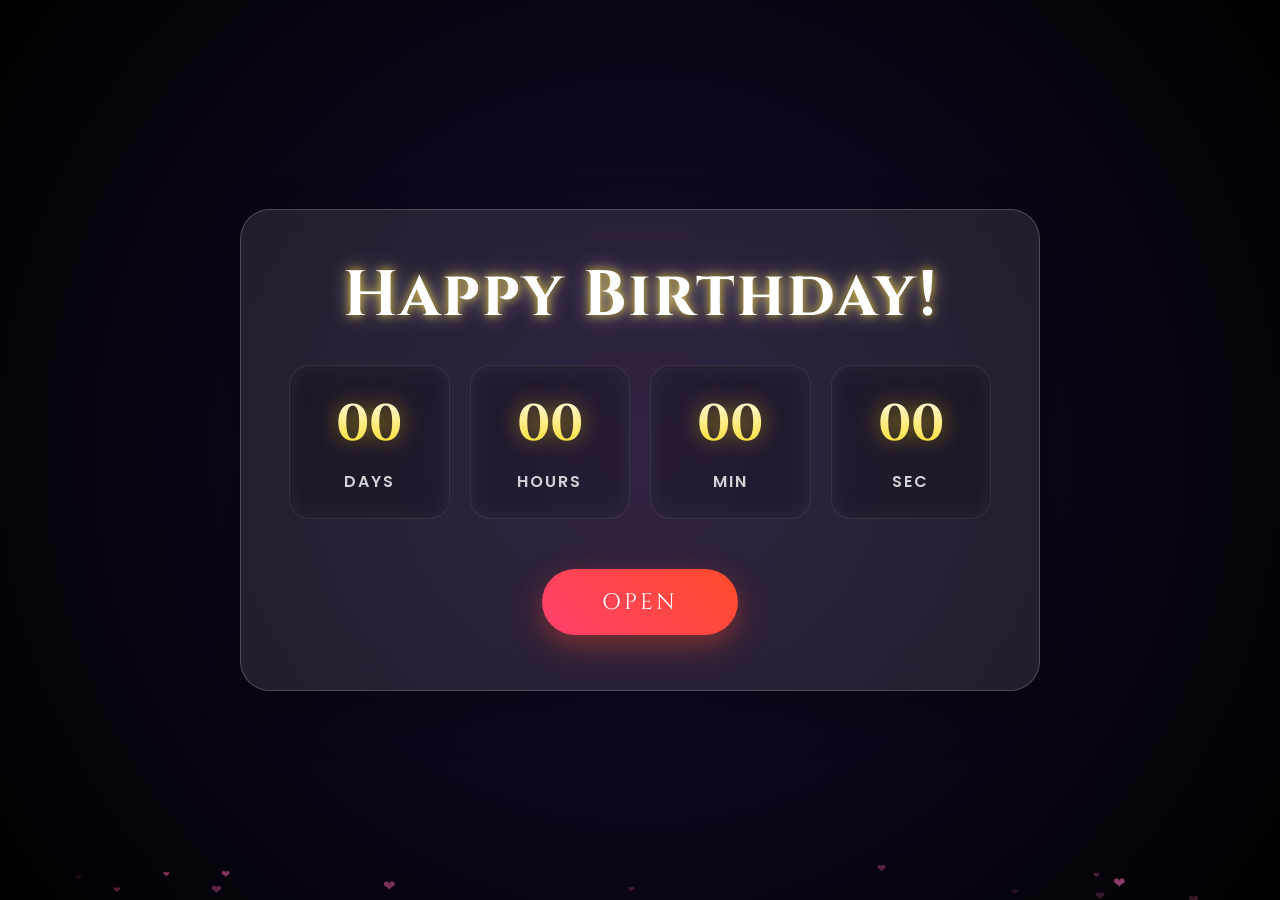
<file: countdown.html>
<!DOCTYPE html>
<html lang="en">

<head>
    <meta charset="UTF-8">
    <meta name="viewport" content="width=device-width, initial-scale=1.0">
    <title>Birthday Countdown</title>
    <!-- Import Premium Fonts -->
    <link
        href="https://fonts.googleapis.com/css2?family=Cinzel:wght@400;700&family=Poppins:wght@300;400;600&display=swap"
        rel="stylesheet">
    <style>
        @import url('https://fonts.googleapis.com/css2?family=Dancing+Script:wght@700&family=Montserrat:wght@300;600&display=swap');

        * {
            margin: 0;
            padding: 0;
            box-sizing: border-box;
        }

        body {
            height: 100vh;
            overflow: hidden;
            display: flex;
            flex-direction: column;
            justify-content: center;
            align-items: center;
            /* Deep Space Gradient */
            background: radial-gradient(circle at center, #1a0b2e 0%, #000000 100%);
            font-family: 'Poppins', sans-serif;
            color: #fff;
        }

        #bgCanvas {
            position: absolute;
            top: 0;
            left: 0;
            width: 100%;
            height: 100%;
            z-index: 0;
            pointer-events: none;
        }



        /* Mobile-First & Premium Polish */
        .container {
            text-align: center;
            padding: 3rem;
            background: rgba(255, 255, 255, 0.1);
            backdrop-filter: blur(20px);
            -webkit-backdrop-filter: blur(20px);
            border-radius: 30px;
            border: 1px solid rgba(255, 255, 255, 0.2);
            box-shadow: 0 20px 50px rgba(0, 0, 0, 0.3);
            animation: float 6s ease-in-out infinite;
            width: 90%;
            max-width: 800px;
            /* Limit max width for better desktop view */
            position: relative;
            z-index: 10;
        }

        @keyframes float {

            0%,
            100% {
                transform: translateY(0px);
            }

            50% {
                transform: translateY(-20px);
            }
        }

        h1 {
            font-family: 'Cinzel', serif;
            font-size: clamp(2rem, 5vw, 4rem);
            /* Responsive font size */
            /* Responsive font size */
            margin-bottom: 30px;
            color: #fff;
            text-shadow: 0 0 20px rgba(255, 255, 255, 0.5), 0 0 10px rgba(255, 215, 0, 0.8);
            letter-spacing: 2px;
            line-height: 1.2;
        }

        .countdown {
            display: flex;
            gap: 20px;
            margin-bottom: 50px;
            justify-content: center;
            flex-wrap: wrap;
            /* Allow wrapping on very small screens */
        }

        .time-box {
            display: flex;
            flex-direction: column;
            align-items: center;
            justify-content: center;
            background: rgba(0, 0, 0, 0.2);
            padding: 1.5rem;
            border-radius: 20px;
            min-width: 100px;
            flex: 1;
            /* Distribute space evenly */
            border: 1px solid rgba(255, 255, 255, 0.1);
            box-shadow: inset 0 0 20px rgba(255, 255, 255, 0.05);
            transition: all 0.3s ease;
            position: relative;
            overflow: hidden;
        }

        /* Shine effect on hover */
        .time-box::after {
            content: '';
            position: absolute;
            top: -50%;
            left: -50%;
            width: 200%;
            height: 200%;
            background: linear-gradient(45deg, transparent, rgba(255, 255, 255, 0.1), transparent);
            transform: rotate(45deg) translateY(-100%);
            transition: 0.5s;
        }

        .time-box:hover::after {
            transform: rotate(45deg) translateY(0);
        }

        .time-box:hover {
            transform: translateY(-5px) scale(1.05);
            background: rgba(255, 255, 255, 0.15);
            border-color: rgba(255, 255, 255, 0.4);
            box-shadow: 0 10px 30px rgba(0, 0, 0, 0.2);
        }

        .time-val {
            font-size: clamp(2rem, 4vw, 3.5rem);
            /* Responsive font size */
            font-weight: 700;
            font-family: 'Cinzel', serif;
            background: linear-gradient(to bottom, #fff, #ffd700);
            -webkit-background-clip: text;
            background-clip: text;
            color: transparent;
            filter: drop-shadow(0 0 10px rgba(255, 215, 0, 0.5));
        }

        .time-label {
            font-size: clamp(0.7rem, 1.5vw, 1rem);
            text-transform: uppercase;
            letter-spacing: 2px;
            margin-top: 10px;
            color: rgba(255, 255, 255, 0.8);
            font-weight: 600;
        }

        .open-btn {
            padding: 18px 60px;
            font-size: 1.4rem;
            font-family: 'Cinzel', serif;
            color: white;
            background: linear-gradient(45deg, #FF416C, #FF4B2B);
            border: none;
            border-radius: 50px;
            cursor: pointer;
            transition: all 0.5s;
            text-transform: uppercase;
            letter-spacing: 3px;
            box-shadow: 0 10px 30px rgba(255, 75, 43, 0.4);
            text-decoration: none;
            display: inline-block;
            position: relative;
            z-index: 1;
            overflow: hidden;
            white-space: nowrap;
            /* Prevent text wrapping */
        }

        .open-btn:hover {
            transform: translateY(-3px);
            box-shadow: 0 20px 40px rgba(255, 75, 43, 0.6);
        }

        /* Mobile Responsiveness */
        @media (max-width: 768px) {
            .container {
                padding: 2rem 1rem;
                /* Less padding on mobile */
                width: 95%;
            }

            h1 {
                margin-bottom: 25px;
            }

            .countdown {
                gap: 15px;
                margin-bottom: 30px;
            }

            .time-box {
                min-width: 60px;
                /* Allow smaller cards */
                padding: 10px 5px;
            }

            .open-btn {
                padding: 15px 40px;
                font-size: 1.1rem;
                width: 80%;
                /* Wider button target on mobile */
            }
        }

        /* Small mobile devices */
        @media (max-width: 380px) {
            .time-box {
                min-width: 50px;
            }
        }
    </style>
</head>

<body>

    <canvas id="bgCanvas"></canvas>

    <div class="container">
        <h1>Birthday Countdown</h1>
        <div class="countdown">
            <div class="time-box">
                <span class="time-val" id="days">00</span>
                <span class="time-label">Days</span>
            </div>
            <div class="time-box">
                <span class="time-val" id="hours">00</span>
                <span class="time-label">Hours</span>
            </div>
            <div class="time-box">
                <span class="time-val" id="minutes">00</span>
                <span class="time-label">Min</span>
            </div>
            <div class="time-box">
                <span class="time-val" id="seconds">00</span>
                <span class="time-label">Sec</span>
            </div>
        </div>

        <a href="index.html" class="open-btn">Open</a>
    </div>

    <script>
        // --- BACKGROUND HEARTS ANIMATION ---
        const canvas = document.getElementById('bgCanvas');
        const ctx = canvas.getContext('2d');
        let hearts = [];

        function resizeCanvas() {
            canvas.width = window.innerWidth;
            canvas.height = window.innerHeight;
        }
        window.addEventListener('resize', resizeCanvas);
        resizeCanvas();

        class Heart {
            constructor() {
                this.x = Math.random() * canvas.width;
                this.y = canvas.height + Math.random() * 100;
                this.size = Math.random() * 10 + 5;
                this.speed = Math.random() * 1 + 0.5;
                this.opacity = Math.random() * 0.5 + 0.1;
                this.wobble = Math.random() * Math.PI * 2;
            }

            update() {
                this.y -= this.speed;
                this.wobble += 0.05;
                this.x += Math.sin(this.wobble) * 0.5;

                if (this.y < -50) {
                    this.y = canvas.height + 50;
                    this.x = Math.random() * canvas.width;
                }
            }

            draw() {
                ctx.fillStyle = `rgba(255, 105, 180, ${this.opacity})`;
                ctx.font = `${this.size}px serif`;
                ctx.fillText('❤', this.x, this.y);
            }
        }

        for (let i = 0; i < 40; i++) {
            hearts.push(new Heart());
        }

        function animateBg() {
            ctx.clearRect(0, 0, canvas.width, canvas.height);
            hearts.forEach(h => {
                h.update();
                h.draw();
            });
            requestAnimationFrame(animateBg);
        }
        animateBg();

        // --- AUTOMATIC COUNTDOWN LOGIC ---
        // TARGET DATE: 17th March 2026
        // Month is 0-indexed (0=Jan, 1=Feb, 2=Mar), but passing date string handles it automatically.
        const targetDate = new Date("2026-03-17 00:00:00").getTime();

        function updateCountdown() {
            const now = new Date().getTime();
            const distance = targetDate - now;

            // If time is up
            if (distance < 0) {
                document.getElementById("days").innerText = "00";
                document.getElementById("hours").innerText = "00";
                document.getElementById("minutes").innerText = "00";
                document.getElementById("seconds").innerText = "00";
                document.querySelector("h1").innerText = "Happy Birthday!";
                return;
            }

            const days = Math.floor(distance / (1000 * 60 * 60 * 24));
            const hours = Math.floor((distance % (1000 * 60 * 60 * 24)) / (1000 * 60 * 60));
            const minutes = Math.floor((distance % (1000 * 60 * 60)) / (1000 * 60));
            const seconds = Math.floor((distance % (1000 * 60)) / 1000);

            document.getElementById("days").innerText = days < 10 ? "0" + days : days;
            document.getElementById("hours").innerText = hours < 10 ? "0" + hours : hours;
            document.getElementById("minutes").innerText = minutes < 10 ? "0" + minutes : minutes;
            document.getElementById("seconds").innerText = seconds < 10 ? "0" + seconds : seconds;
        }

        setInterval(updateCountdown, 1000);
        updateCountdown();
    </script>
</body>

</html>
</file>
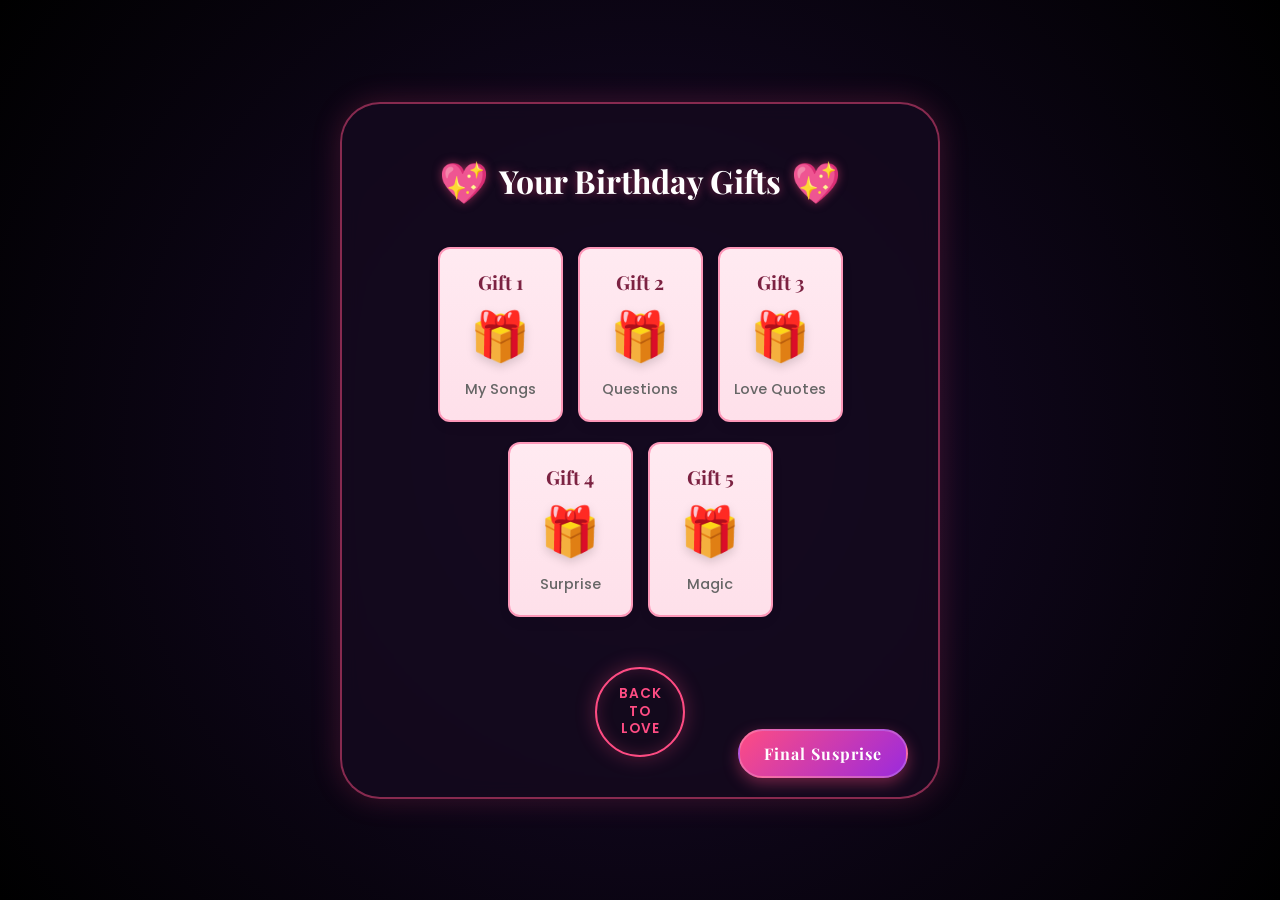
<file: music.html>
<!DOCTYPE html>
<html lang="en">

<head>
    <meta charset="UTF-8">
    <meta name="viewport" content="width=device-width, initial-scale=1.0">
    <title>Valentine Gifts</title>
    <link
        href="https://fonts.googleapis.com/css2?family=Playfair+Display:wght@700&family=Poppins:wght@400;500;600&family=Great+Vibes&display=swap"
        rel="stylesheet">
    <link rel="stylesheet" href="https://cdnjs.cloudflare.com/ajax/libs/font-awesome/6.4.0/css/all.min.css">
    <style>
        * {
            box-sizing: border-box;
            margin: 0;
            padding: 0;
        }

        body {
            background: radial-gradient(circle at center, #1a0b2e 0%, #000000 100%);
            font-family: 'Poppins', sans-serif;
            display: flex;
            justify-content: center;
            align-items: center;
            min-height: 100vh;
            padding: 20px;
        }

        .main-container {
            background: rgba(20, 10, 30, 0.85);
            /* Dark Glassy Look */
            backdrop-filter: blur(10px);
            -webkit-backdrop-filter: blur(10px);
            width: 100%;
            max-width: 600px;
            border: 2px solid rgba(254, 76, 131, 0.5);
            /* Glowing Pink Border */
            box-shadow: 0 0 30px rgba(254, 76, 131, 0.2);
            border-radius: 40px;
            padding: 50px 20px 40px;
            text-align: center;
            position: relative;
        }

        .title {
            font-family: 'Playfair Display', serif;
            font-size: 2rem;
            color: #ffffff;
            /* White text for contrast */
            margin-bottom: 40px;
            display: flex;
            align-items: center;
            justify-content: center;
            gap: 10px;
            text-shadow: 0 0 10px rgba(254, 76, 131, 0.5);
        }

        .title span {
            font-size: 2.5rem;
        }

        .gifts-grid {
            display: flex;
            flex-direction: column;
            gap: 20px;
            margin-bottom: 50px;
        }

        .row {
            display: flex;
            justify-content: center;
            gap: 15px;
        }

        .gift-card {
            width: 125px;
            height: 175px;
            background: #fdead1;
            background: linear-gradient(to bottom, #ffeaf1, #fee0ea);
            border: 2px solid #fd98b9;
            border-radius: 12px;
            display: flex;
            flex-direction: column;
            justify-content: space-between;
            align-items: center;
            padding: 20px 10px;
            cursor: pointer;
            transition: transform 0.2s, box-shadow 0.2s, border-color 0.2s;
            box-shadow: 0 5px 15px rgba(0, 0, 0, 0.03);
            position: relative;
        }

        .gift-card:hover,
        .gift-card.playing {
            transform: translateY(-5px);
            box-shadow: 0 10px 20px rgba(254, 76, 131, 0.2);
            border-color: #fe4c83;
        }

        .gift-card.playing {
            animation: pulse 2s infinite;
        }

        @keyframes pulse {
            0% {
                box-shadow: 0 0 0 0 rgba(254, 76, 131, 0.4);
            }

            70% {
                box-shadow: 0 0 0 10px rgba(254, 76, 131, 0);
            }

            100% {
                box-shadow: 0 0 0 0 rgba(254, 76, 131, 0);
            }
        }

        .gift-name {
            font-family: 'Playfair Display', serif;
            font-weight: 700;
            color: #7c2242;
            font-size: 1.2rem;
        }

        .gift-icon {
            font-size: 3rem;
            filter: drop-shadow(0 4px 5px rgba(0, 0, 0, 0.15));
        }

        .song-name {
            font-size: 0.9rem;
            color: #666;
            font-weight: 500;
        }

        .back-btn-container {
            display: flex;
            justify-content: center;
            margin-top: 10px;
        }

        .back-btn {
            background-color: transparent;
            color: #fe4c83;
            text-decoration: none;
            width: 90px;
            height: 90px;
            border-radius: 50%;
            display: flex;
            flex-direction: column;
            justify-content: center;
            align-items: center;
            font-size: 0.85rem;
            font-weight: 600;
            letter-spacing: 1px;
            line-height: 1.3;
            box-shadow: 0 0 20px rgba(254, 76, 131, 0.3), inset 0 0 15px rgba(254, 76, 131, 0.2);
            transition: transform 0.2s, box-shadow 0.2s;
            border: 2px solid #fe4c83;
            cursor: pointer;
            backdrop-filter: blur(5px);
            -webkit-backdrop-filter: blur(5px);
        }

        .back-btn:hover {
            transform: scale(1.05);
            box-shadow: 0 0 30px rgba(254, 76, 131, 0.6), inset 0 0 20px rgba(254, 76, 131, 0.4);
            background: rgba(254, 76, 131, 0.1);
        }

        /* --- QUOTES MODAL --- */
        .quotes-overlay {
            position: fixed;
            top: 0;
            left: 0;
            width: 100%;
            height: 100%;
            background: rgba(0, 0, 0, 0.8);
            backdrop-filter: blur(15px);
            -webkit-backdrop-filter: blur(15px);
            display: flex;
            justify-content: center;
            align-items: center;
            z-index: 2000;
            opacity: 0;
            pointer-events: none;
            transition: opacity 0.4s ease;
        }

        .quotes-overlay.active {
            opacity: 1;
            pointer-events: auto;
        }

        .quotes-modal {
            background: rgba(20, 10, 30, 0.9);
            border: 2px solid rgba(254, 76, 131, 0.6);
            box-shadow: 0 0 50px rgba(254, 76, 131, 0.4);
            border-radius: 30px;
            width: 90%;
            max-width: 500px;
            max-height: 80vh;
            padding: 40px 30px;
            position: relative;
            transform: translateY(50px) scale(0.9);
            transition: all 0.4s cubic-bezier(0.175, 0.885, 0.32, 1.275);
            text-align: center;
            display: flex;
            flex-direction: column;
        }

        .quotes-overlay.active .quotes-modal {
            transform: translateY(0) scale(1);
        }

        .quotes-title {
            font-family: 'Playfair Display', serif;
            font-size: 2rem;
            color: #fff;
            margin-bottom: 20px;
            text-shadow: 0 0 10px rgba(254, 76, 131, 0.5);
            flex-shrink: 0;
        }

        .quotes-list {
            overflow-y: auto;
            text-align: left;
            padding-right: 15px;
            flex-grow: 1;
        }

        .quotes-list::-webkit-scrollbar {
            width: 6px;
        }

        .quotes-list::-webkit-scrollbar-thumb {
            background: rgba(254, 76, 131, 0.5);
            border-radius: 10px;
        }

        .quote-item {
            font-size: 1.1rem;
            color: rgba(255, 255, 255, 0.9);
            margin-bottom: 15px;
            line-height: 1.5;
            padding: 15px;
            background: rgba(255, 255, 255, 0.05);
            border-radius: 15px;
            border-left: 4px solid #fe4c83;
            box-shadow: 0 4px 10px rgba(0, 0, 0, 0.2);
            font-style: italic;
        }

        /* --- ENVELOPE MODAL (GIFT 4) --- */
        .envelope-popup {
            background: linear-gradient(135deg, #ff758c 0%, #ff7eb3 100%);
            border: 2px solid #fff;
            box-shadow: 0 15px 50px rgba(254, 76, 131, 0.4);
            border-radius: 30px;
            width: 90%;
            max-width: 500px;
            height: 400px;
            padding: 20px;
            position: relative;
            transform: translateY(50px) scale(0.9);
            transition: all 0.4s cubic-bezier(0.175, 0.885, 0.32, 1.275);
            display: flex;
            justify-content: center;
            align-items: center;
            overflow: hidden;
        }

        .modal-overlay.active .envelope-popup {
            transform: translateY(0) scale(1);
        }

        .floating-heart {
            position: absolute;
            color: #ff004c;
            font-size: 24px;
            animation: floatUp 5s linear forwards;
            opacity: 0.8;
            pointer-events: none;
        }

        @keyframes floatUp {
            0% {
                transform: translateY(400px) scale(0.5) rotate(0deg);
                opacity: 0;
            }

            10% {
                opacity: 0.8;
            }

            90% {
                opacity: 0.8;
            }

            100% {
                transform: translateY(-100px) scale(1.5) rotate(360deg);
                opacity: 0;
            }
        }

        .envelope-container {
            position: relative;
            width: 280px;
            height: 200px;
            cursor: pointer;
            transition: transform 0.3s ease;
            margin-top: 40px;
            z-index: 10;
        }

        .envelope-container:hover {
            transform: scale(1.05);
        }

        .envelope-back {
            position: absolute;
            width: 100%;
            height: 100%;
            background: #e6b881;
            border-radius: 5px;
            z-index: 1;
            box-shadow: 0 10px 30px rgba(0, 0, 0, 0.2);
        }

        .envelope-card {
            position: absolute;
            width: 90%;
            height: 110%;
            left: 5%;
            bottom: 5%;
            background-color: #fff;
            background-image: repeating-linear-gradient(90deg, transparent, transparent 2px, rgba(0, 0, 0, 0.03) 2px, rgba(0, 0, 0, 0.03) 4px);
            border-radius: 5px;
            z-index: 2;
            transition: transform 0.6s cubic-bezier(0.4, 0, 0.2, 1);
            display: flex;
            flex-direction: column;
            align-items: center;
            justify-content: center;
            padding: 15px;
            box-shadow: 0 -5px 15px rgba(0, 0, 0, 0.1);
        }

        .envelope-container.open .envelope-card {
            transform: translateY(-130px);
        }

        .card-image {
            margin-bottom: 5px;
        }

        .card-text {
            font-family: 'Poppins', sans-serif;
            font-size: 1.1rem;
            font-weight: 600;
            color: #4a3b32;
            text-align: center;
        }

        .envelope-front {
            position: absolute;
            width: 100%;
            height: 100%;
            z-index: 3;
            border-left: 140px solid #f6d19f;
            border-right: 140px solid #f6d19f;
            border-bottom: 100px solid #ebc28c;
            border-top: 100px solid transparent;
            border-radius: 0 0 5px 5px;
        }

        .envelope-flap {
            position: absolute;
            top: 0;
            left: 0;
            width: 0;
            height: 0;
            border-left: 140px solid transparent;
            border-right: 140px solid transparent;
            border-top: 120px solid #dfa55f;
            z-index: 4;
            transform-origin: top;
            transition: transform 0.6s cubic-bezier(0.4, 0, 0.2, 1), z-index 0.6s;
        }

        .envelope-container.open .envelope-flap {
            transform: rotateX(180deg);
            z-index: 1;
        }

        /* --- SCRATCH CARD MODAL (GIFT 5) --- */
        .scratch-overlay {
            position: fixed;
            top: 0;
            left: 0;
            width: 100%;
            height: 100%;
            background: rgba(0, 0, 0, 0.85);
            backdrop-filter: blur(15px);
            -webkit-backdrop-filter: blur(15px);
            display: flex;
            justify-content: center;
            align-items: center;
            z-index: 2000;
            opacity: 0;
            pointer-events: none;
            transition: opacity 0.5s ease;
        }

        .scratch-overlay.active {
            opacity: 1;
            pointer-events: auto;
        }

        .scratch-modal {
            background: linear-gradient(135deg, #1e0b35, #411d61, #691566, #ff0844);
            background-size: 300% 300%;
            animation: moveGradient 10s ease infinite;
            border: 3px solid rgba(254, 76, 131, 0.8);
            box-shadow: 0 0 50px rgba(254, 76, 131, 0.7), inset 0 0 20px rgba(0, 0, 0, 0.5);
            border-radius: 20px;
            width: 90%;
            max-width: 400px;
            padding: 30px;
            text-align: center;
            position: relative;
            transform: translateY(50px) scale(0.9);
            transition: all 0.5s cubic-bezier(0.175, 0.885, 0.32, 1.275);
        }

        @keyframes moveGradient {
            0% {
                background-position: 0% 50%;
            }

            50% {
                background-position: 100% 50%;
            }

            100% {
                background-position: 0% 50%;
            }
        }

        .scratch-overlay.active .scratch-modal {
            transform: translateY(0) scale(1);
        }

        .scratch-title {
            font-family: 'Playfair Display', serif;
            font-size: 2.2rem;
            color: #fff;
            margin-bottom: 25px;
            text-shadow: 0 0 15px #fe4c83, 2px 2px 4px rgba(0, 0, 0, 0.8);
        }

        .scratch-container {
            position: relative;
            width: 300px;
            height: 300px;
            margin: 0 auto;
            border-radius: 15px;
            overflow: hidden;
            box-shadow: 0 10px 30px rgba(0, 0, 0, 0.5), inset 0 0 15px rgba(254, 76, 131, 0.3);
            background: radial-gradient(circle, #fff0f5 0%, #ffe4e1 100%);
            border: 4px solid #fff;
            display: flex;
            align-items: center;
            justify-content: center;
        }

        .scratch-msg {
            position: absolute;
            font-family: 'Poppins', sans-serif;
            font-size: 1.5rem;
            font-weight: 600;
            color: #fe4c83;
            padding: 20px;
            text-align: center;
            line-height: 1.4;
            z-index: 1;
        }

        .scratch-msg span {
            display: block;
            font-size: 2rem;
            margin-top: 5px;
            animation: pulseCard 2s infinite ease-in-out;
        }

        .love-text {
            font-family: 'Playfair Display', serif !important;
            font-size: 2.2rem !important;
            font-weight: 700;
            color: #d1003f;
            text-shadow: 2px 2px 5px rgba(0, 0, 0, 0.2);
            animation: none !important;
            margin-top: 10px !important;
            letter-spacing: 2px;
        }

        @keyframes pulseCard {
            0% {
                transform: scale(1);
            }

            50% {
                transform: scale(1.1);
            }

            100% {
                transform: scale(1);
            }
        }

        #scratchCanvas {
            position: absolute;
            top: 0;
            left: 0;
            z-index: 2;
            cursor: pointer;
        }

        /* --- POPUP PLAYER MODAL --- */
        .modal-overlay {
            position: fixed;
            top: 0;
            left: 0;
            width: 100%;
            height: 100%;
            background: rgba(0, 0, 0, 0.8);
            backdrop-filter: blur(15px);
            -webkit-backdrop-filter: blur(15px);
            display: flex;
            justify-content: center;
            align-items: center;
            z-index: 1000;
            opacity: 0;
            pointer-events: none;
            transition: opacity 0.4s ease;
        }

        .modal-overlay.active {
            opacity: 1;
            pointer-events: auto;
        }

        .player-modal {
            background: linear-gradient(135deg, rgba(20, 10, 30, 0.9), rgba(45, 15, 60, 0.95));
            border: 2px solid rgba(254, 76, 131, 0.6);
            box-shadow: 0 0 40px rgba(254, 76, 131, 0.4), inset 0 0 20px rgba(255, 255, 255, 0.05);
            border-radius: 30px;
            width: 90%;
            max-width: 450px;
            padding: 40px 20px;
            position: relative;
            transform: translateY(50px) scale(0.9);
            transition: all 0.4s cubic-bezier(0.175, 0.885, 0.32, 1.275);
            text-align: center;
        }

        .modal-overlay.active .player-modal {
            transform: translateY(0) scale(1);
        }

        .close-modal-btn {
            position: absolute;
            top: 15px;
            right: 20px;
            font-size: 2rem;
            color: rgba(255, 255, 255, 0.6);
            cursor: pointer;
            transition: all 0.3s;
            z-index: 10;
        }

        .close-modal-btn:hover {
            color: #fe4c83;
            transform: scale(1.1);
        }

        /* Floating Vinyl Effect */
        .vinyl-wrapper {
            position: relative;
            width: 200px;
            height: 200px;
            margin: 0 auto 30px;
        }

        .vinyl-disc {
            width: 100%;
            height: 100%;
            border-radius: 50%;
            background: conic-gradient(from 0deg, #1a1a1a, #333, #1a1a1a, #333, #1a1a1a);
            box-shadow: 0 10px 30px rgba(0, 0, 0, 0.5), 0 0 0 5px rgba(30, 30, 30, 0.8);
            display: flex;
            justify-content: center;
            align-items: center;
            animation: spin 8s linear infinite;
            animation-play-state: paused;
            position: relative;
            transition: box-shadow 0.3s ease;
        }

        .vinyl-disc::after {
            content: '';
            position: absolute;
            inset: 0;
            border-radius: 50%;
            background: repeating-radial-gradient(transparent 0, transparent 4px, rgba(255, 255, 255, 0.03) 5px);
        }

        .vinyl-disc.playing {
            animation-play-state: running;
            box-shadow: 0 10px 40px rgba(0, 0, 0, 0.6), 0 0 0 4px rgba(254, 76, 131, 0.6), 0 0 50px rgba(254, 76, 131, 0.3);
        }

        .album-center {
            width: 80px;
            height: 80px;
            border-radius: 50%;
            background-color: #1a1a1a;
            background-position: center;
            background-size: cover;
            border: 3px solid #333;
            box-shadow: 0 0 10px rgba(0, 0, 0, 0.8);
            position: relative;
            z-index: 2;
        }

        @keyframes spin {
            100% {
                transform: rotate(360deg);
            }
        }

        .player-info {
            margin-bottom: 25px;
        }

        .player-title {
            font-family: 'Playfair Display', serif;
            font-size: 1.8rem;
            color: #fff;
            margin-bottom: 5px;
            text-shadow: 0 0 10px rgba(254, 76, 131, 0.5);
        }

        .player-artist {
            color: rgba(255, 255, 255, 0.6);
            font-size: 1rem;
            letter-spacing: 1px;
            text-transform: uppercase;
        }

        .player-controls {
            display: flex;
            justify-content: center;
            align-items: center;
            gap: 20px;
        }

        .ctrl-btn {
            background: rgba(255, 255, 255, 0.1);
            border: 1px solid rgba(255, 255, 255, 0.1);
            color: white;
            font-size: 1.2rem;
            cursor: pointer;
            width: 45px;
            height: 45px;
            border-radius: 50%;
            display: flex;
            align-items: center;
            justify-content: center;
            transition: all 0.3s ease;
        }

        .ctrl-btn:hover {
            background: rgba(255, 255, 255, 0.2);
            transform: translateY(-2px);
        }

        .play-btn {
            width: 65px;
            height: 65px;
            font-size: 1.5rem;
            background: linear-gradient(135deg, #fe4c83, #9b2add);
            border: none;
            box-shadow: 0 10px 20px rgba(254, 76, 131, 0.4);
        }

        .play-btn:hover {
            transform: scale(1.1) translateY(-2px);
            box-shadow: 0 15px 30px rgba(254, 76, 131, 0.6);
        }

        @media (max-width: 480px) {
            .title {
                font-size: 1.4rem;
            }

            .title span {
                font-size: 1.6rem;
            }

            .main-container {
                border-width: 4px;
                padding: 30px 10px;
            }

            .gift-card {
                width: 95px;
                height: 140px;
                padding: 15px 5px;
            }

            .gift-icon {
                font-size: 2.2rem;
            }

            .gift-name {
                font-size: 1rem;
            }

            .song-name {
                font-size: 0.75rem;
            }

            .back-btn {
                width: 75px;
                height: 75px;
                font-size: 0.75rem;
            }

            .row {
                gap: 10px;
            }

            .vinyl-wrapper {
                width: 150px;
                height: 150px;
            }

            .album-center {
                width: 50px;
                height: 50px;
            }
        }
    </style>
</head>

<body>

    <div class="main-container">
        <h1 class="title"><span>💖</span> Your Birthday Gifts <span>💖</span></h1>

        <div class="gifts-grid">
            <div class="row">
                <div class="gift-card" onclick="openPlayer(0)">
                    <div class="gift-name">Gift 1</div>
                    <div class="gift-icon">🎁</div>
                    <div class="song-name">My Songs</div>
                </div>
                <div class="gift-card" onclick="window.location.href='questions.html'">
                    <div class="gift-name">Gift 2</div>
                    <div class="gift-icon">🎁</div>
                    <div class="song-name">Questions</div>
                </div>
                <div class="gift-card" onclick="openQuotes()">
                    <div class="gift-name">Gift 3</div>
                    <div class="gift-icon">🎁</div>
                    <div class="song-name">Love Quotes</div>
                </div>
            </div>
            <div class="row">
                <div class="gift-card" onclick="openEnvelope()">
                    <div class="gift-name">Gift 4</div>
                    <div class="gift-icon">🎁</div>
                    <div class="song-name">Surprise</div>
                </div>
                <div class="gift-card" onclick="openScratchCard()">
                    <div class="gift-name">Gift 5</div>
                    <div class="gift-icon">🎁</div>
                    <div class="song-name">Magic</div>
                </div>
            </div>
        </div>

        <div class="back-btn-container">
            <a href="letter.html" class="back-btn">
                <span>BACK</span>
                <span>TO</span>
                <span>LOVE</span>
            </a>
        </div>

        <div class="final-btn-container" style="position: absolute; bottom: 30px; right: 30px;">
            <a href="final_surprise.html" class="final-btn"
                style="background: linear-gradient(135deg, #fe4c83, #9b2add); color: white; text-decoration: none; padding: 12px 24px; border-radius: 30px; font-size: 1rem; font-family: 'Playfair Display', serif; font-weight: 700; letter-spacing: 1px; box-shadow: 0 5px 15px rgba(254, 76, 131, 0.4); border: 2px solid rgba(255, 255, 255, 0.2); transition: all 0.3s ease; cursor: pointer;">
                Final Susprise
            </a>
        </div>
    </div>

    <!-- The Player Modal -->
    <div class="modal-overlay" id="playerModal">
        <div class="player-modal">
            <div class="close-modal-btn" onclick="closePlayer()">&times;</div>

            <div class="vinyl-wrapper">
                <div class="vinyl-disc" id="vinylDisc">
                    <div class="album-center"></div>
                </div>
            </div>

            <div class="player-info">
                <div class="player-title" id="modalTitle">Song Title</div>
                <div class="player-artist" id="modalArtist">Musical Journey</div>
            </div>

            <div class="player-controls">
                <button class="ctrl-btn" onclick="prevSong()"><i class="fas fa-step-backward"></i></button>
                <button class="ctrl-btn play-btn" onclick="togglePlay()" id="playBtn"><i
                        class="fas fa-play"></i></button>
                <button class="ctrl-btn" onclick="nextSong()"><i class="fas fa-step-forward"></i></button>
            </div>
        </div>
    </div>

    <!-- Quotes Modal -->
    <div class="quotes-overlay" id="quotesModal">
        <div class="quotes-modal">
            <div class="close-modal-btn" onclick="closeQuotes()">&times;</div>
            <div class="quotes-title">Love Quotes</div>
            <div class="quotes-list">
                <div class="quote-item">“When I look into your eyes, I see my whole world.”</div>
                <div class="quote-item">“You are not just my love, you are my happiness.”</div>
                <div class="quote-item">“Every moment with you is my favorite memory.”</div>
                <div class="quote-item">“Your smile is the reason my heart feels alive.”</div>
                <div class="quote-item">“I found my home in your heart.”</div>
                <div class="quote-item">“You are the most beautiful part of my life.”</div>
                <div class="quote-item">“If loving you is a dream, I never want to wake up.”</div>
                <div class="quote-item">“You make my ordinary life feel magical.”</div>
                <div class="quote-item">“My heart chose you, and it will always choose you.”</div>
                <div class="quote-item">“With you, every second feels special.”</div>
                <div class="quote-item">“You are the reason behind my happiest days.”</div>
                <div class="quote-item">“Your love is the best gift my life has received.”</div>
                <div class="quote-item">“I fall in love with you more every day.”</div>
                <div class="quote-item">“Holding your hand feels like holding my whole world.”</div>
                <div class="quote-item">“Your love makes my life complete.”</div>
                <div class="quote-item">“You are my favorite person, my favorite place, and my favorite feeling.”</div>
                <div class="quote-item">“In your arms, I find peace.”</div>
                <div class="quote-item">“Loving you is the best decision my heart ever made.”</div>
                <div class="quote-item">“Your love turns my simple moments into beautiful memories.”</div>
                <div class="quote-item">“No matter where life takes me, I want you beside me.”</div>
            </div>
        </div>
    </div>

    <!-- Envelope Modal (Dark overlay matching other popups) -->
    <div class="modal-overlay" id="envelopeModal">
        <div class="envelope-popup" id="envelopePopupBox">
            <div class="close-modal-btn" onclick="closeEnvelope()" style="z-index: 100;">&times;</div>

            <div class="envelope-container" id="envelopeContainer" onclick="toggleEnvelope()">
                <div class="envelope-back"></div>
                <div class="envelope-card">
                    <div class="card-image" style="margin-bottom: 5px;">
                        <img src="./cute_bunny_bear.png" alt="Cute Bunny and Bear"
                            style="width: 120px; height: auto; border-radius: 10px; object-fit: contain;">
                    </div>
                    <div class="card-text">Happy Birthday Mummy</div>
                </div>
                <div class="envelope-front"></div>
                <div class="envelope-flap"></div>
            </div>
        </div>
    </div>

    <!-- Scratch Card Modal -->
    <div class="scratch-overlay" id="scratchModal">
        <div class="scratch-modal">
            <div class="close-modal-btn" onclick="closeScratchCard()">&times;</div>
            <div class="scratch-title">Scratch to Reveal 🪄</div>

            <div class="scratch-container">
                <div class="scratch-msg">
                    Every moment with you is my greatest gift. You mean the world to me!
                    <span>💝</span>
                    <span class="love-text">I LOVE YOU MUMMY</span>
                </div>
                <canvas id="scratchCanvas" width="300" height="300"></canvas>
            </div>
        </div>
    </div>

    <audio id="audio-player"></audio>

    <script>
        const songData = [
            { src: "./song1.mp3", title: "Song 1", artist: "Gift 1", cover: "./important/10.jpg" },
            { src: "./song2.mp3", title: "Song 2", artist: "Gift 2", cover: "./important/11.jpg" },
            { src: "./song3.mp3", title: "Song 3", artist: "Gift 3", cover: "./important/12.jpg" },
            { src: "./song4.mp3", title: "Song 4", artist: "Gift 4", cover: "./important/13.jpg" },
            { src: "./song5.mp3", title: "Song 5", artist: "Gift 5", cover: "./important/14.jpg" }
        ];

        const audioPlayer = document.getElementById('audio-player');
        const modalOverlay = document.getElementById('playerModal');
        const vinylDisc = document.getElementById('vinylDisc');
        const playBtn = document.getElementById('playBtn');
        const modalTitle = document.getElementById('modalTitle');
        const modalArtist = document.getElementById('modalArtist');
        const giftCards = document.querySelectorAll('.gift-card');

        const quotesOverlay = document.getElementById('quotesModal');
        const envelopeOverlay = document.getElementById('envelopeModal');
        const envelopeContainer = document.getElementById('envelopeContainer');
        const envelopePopupBox = document.getElementById('envelopePopupBox');

        const scratchOverlay = document.getElementById('scratchModal');
        const canvas = document.getElementById('scratchCanvas');
        const ctx = canvas.getContext('2d');
        let isDrawing = false;

        let currentIndex = -1;
        let isPlaying = false;
        let heartInterval;

        function initScratchCard() {
            ctx.globalCompositeOperation = 'source-over';

            // Draw gradient background (Golden foil effect)
            const grad = ctx.createLinearGradient(0, 0, canvas.width, canvas.height);
            grad.addColorStop(0, '#bf953f');
            grad.addColorStop(0.25, '#fcf6ba');
            grad.addColorStop(0.5, '#b38728');
            grad.addColorStop(0.75, '#fbf5b7');
            grad.addColorStop(1, '#aa771c');

            ctx.fillStyle = grad;
            ctx.fillRect(0, 0, canvas.width, canvas.height);

            // Add some "sparkles" to the foil
            ctx.fillStyle = 'rgba(255, 255, 255, 0.4)';
            for (let i = 0; i < 40; i++) {
                ctx.beginPath();
                ctx.arc(Math.random() * canvas.width, Math.random() * canvas.height, Math.random() * 3 + 1, 0, Math.PI * 2);
                ctx.fill();
            }

            // Text instructions on top of foil
            ctx.shadowColor = 'rgba(0,0,0,0.5)';
            ctx.shadowBlur = 4;
            ctx.font = 'bold 28px Playfair Display';
            ctx.fillStyle = '#fff';
            ctx.textAlign = 'center';
            ctx.fillText('Scratch Here 🪄', canvas.width / 2, canvas.height / 2);
            ctx.shadowBlur = 0; // reset for actual scratching

            // Set up drawing styles for erasing
            ctx.lineJoin = 'round';
            ctx.lineCap = 'round';
            ctx.lineWidth = 35;
            ctx.globalCompositeOperation = 'destination-out';
        }

        function openScratchCard() {
            scratchOverlay.classList.add('active');
            initScratchCard();
        }

        function closeScratchCard() {
            scratchOverlay.classList.remove('active');
        }

        function scratch(e) {
            if (!isDrawing) return;
            e.preventDefault();
            const rect = canvas.getBoundingClientRect();
            // Try touch coordinates, fall back to mouse coordinates
            const clientX = e.touches && e.touches.length > 0 ? e.touches[0].clientX : e.clientX;
            const clientY = e.touches && e.touches.length > 0 ? e.touches[0].clientY : e.clientY;

            const x = clientX - rect.left;
            const y = clientY - rect.top;

            ctx.lineTo(x, y);
            ctx.stroke();
            ctx.beginPath();
            ctx.moveTo(x, y);
        }

        // Add event listeners for scratching (mouse)
        canvas.addEventListener('mousedown', (e) => { isDrawing = true; scratch(e); });
        canvas.addEventListener('mousemove', scratch);
        window.addEventListener('mouseup', () => { isDrawing = false; ctx.beginPath(); });

        // Add event listeners for scratching (touch)
        canvas.addEventListener('touchstart', (e) => { isDrawing = true; scratch(e); });
        canvas.addEventListener('touchmove', scratch, { passive: false });
        window.addEventListener('touchend', () => { isDrawing = false; ctx.beginPath(); });

        function openQuotes() {
            quotesOverlay.classList.add('active');
        }

        function closeQuotes() {
            quotesOverlay.classList.remove('active');
        }

        function openEnvelope() {
            envelopeOverlay.classList.add('active');
            createHearts();
        }

        function closeEnvelope() {
            envelopeOverlay.classList.remove('active');
            envelopeContainer.classList.remove('open');
            clearInterval(heartInterval);
            const hearts = envelopePopupBox.querySelectorAll('.floating-heart');
            hearts.forEach(h => h.remove());
        }

        function toggleEnvelope() {
            envelopeContainer.classList.toggle('open');
        }

        function createHearts() {
            for (let i = 0; i < 3; i++) spawnHeart();
            heartInterval = setInterval(() => {
                spawnHeart();
            }, 800);
        }

        function spawnHeart() {
            if (!envelopeOverlay.classList.contains('active')) return;
            const heart = document.createElement('div');
            heart.classList.add('floating-heart');
            heart.innerHTML = '❤️';
            heart.style.left = (Math.random() * 80 + 10) + '%';
            heart.style.animationDuration = (Math.random() * 3 + 2) + 's';
            heart.style.fontSize = (Math.random() * 15 + 15) + 'px';
            envelopePopupBox.appendChild(heart);
            setTimeout(() => { heart.remove(); }, 5000);
        }

        function openPlayer(index) {
            modalOverlay.classList.add('active');

            if (currentIndex !== index) {
                currentIndex = index;
                loadSongContext(index);
                playSong();
            }
        }

        function closePlayer() {
            modalOverlay.classList.remove('active');
            pauseSong();
            if (audioPlayer) audioPlayer.currentTime = 0;
        }

        function loadSongContext(index) {
            audioPlayer.src = songData[index].src || songData[0].src;
            modalTitle.innerText = songData[index].title;
            modalArtist.innerText = songData[index].artist;
            const albumArtUrl = songData[index].cover || './important/10.jpg';
            document.querySelector('.album-center').style.backgroundImage = `url('${albumArtUrl}')`;
        }

        function togglePlay() {
            if (audioPlayer.paused) {
                playSong();
            } else {
                pauseSong();
            }
        }

        function playSong() {
            audioPlayer.play().catch(e => console.error("Play error:", e));
            isPlaying = true;
            updatePlayUI();
        }

        function pauseSong() {
            audioPlayer.pause();
            isPlaying = false;
            updatePlayUI();
        }

        function prevSong() {
            let nextIdx = currentIndex - 1;
            if (nextIdx < 0) nextIdx = songData.length - 1;
            currentIndex = nextIdx;
            loadSongContext(currentIndex);
            playSong();
        }

        function nextSong() {
            let nextIdx = currentIndex + 1;
            if (nextIdx >= songData.length) nextIdx = 0;
            currentIndex = nextIdx;
            loadSongContext(currentIndex);
            playSong();
        }

        function updatePlayUI() {
            if (isPlaying) {
                playBtn.innerHTML = '<i class="fas fa-pause"></i>';
                vinylDisc.classList.add('playing');
            } else {
                playBtn.innerHTML = '<i class="fas fa-play"></i>';
                vinylDisc.classList.remove('playing');
            }

            // Pulse gift cards in background
            giftCards.forEach((card, idx) => {
                if (idx === currentIndex && isPlaying) {
                    card.classList.add('playing');
                } else {
                    card.classList.remove('playing');
                }
            });
        }

        audioPlayer.addEventListener('ended', () => {
            nextSong();
        });

        audioPlayer.addEventListener('pause', () => {
            isPlaying = false;
            updatePlayUI();
        });

        audioPlayer.addEventListener('play', () => {
            isPlaying = true;
            updatePlayUI();
        });
    </script>
</body>

</html>
</file>
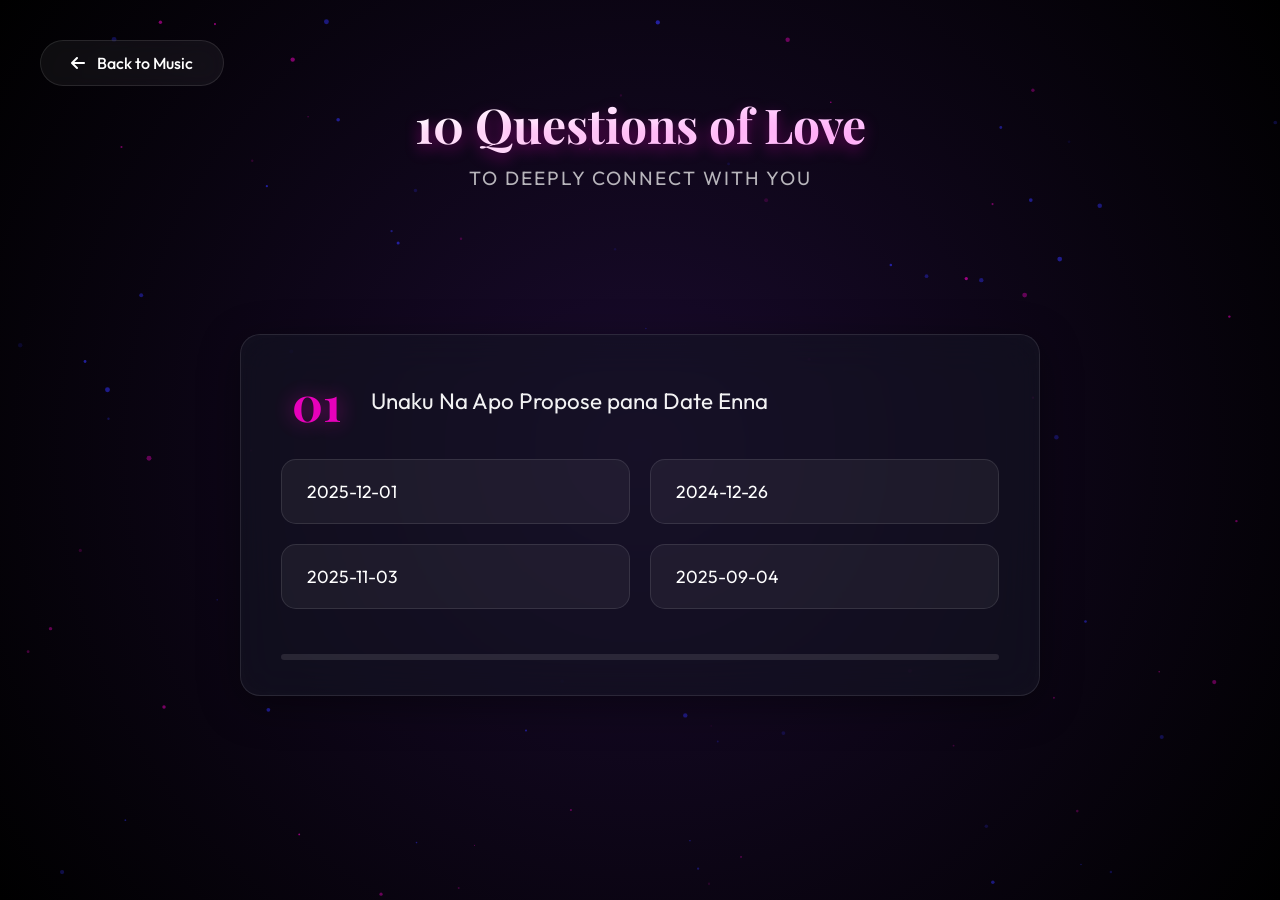
<file: questions.html>
<!DOCTYPE html>
<html lang="en">

<head>
    <meta charset="UTF-8">
    <meta name="viewport" content="width=device-width, initial-scale=1.0">
    <title>10 Questions of Love ❤️</title>
    <link
        href="https://fonts.googleapis.com/css2?family=Outfit:wght@300;400;600&family=Playfair+Display:ital,wght@1,700&display=swap"
        rel="stylesheet">
    <link rel="stylesheet" href="https://cdnjs.cloudflare.com/ajax/libs/font-awesome/6.4.0/css/all.min.css">
    <style>
        :root {
            --primary-glow: #ff00cc;
            --secondary-glow: #3333ff;
            --glass-bg: rgba(255, 255, 255, 0.05);
            --glass-border: rgba(255, 255, 255, 0.1);
            --text-main: #ffffff;
            --text-muted: rgba(255, 255, 255, 0.7);
        }

        body {
            margin: 0;
            padding: 0;
            min-height: 100vh;
            background: radial-gradient(circle at center, #1a0b2e 0%, #000000 100%);
            font-family: 'Outfit', sans-serif;
            color: var(--text-main);
            display: flex;
            flex-direction: column;
            align-items: center;
            overflow: hidden;
            position: relative;
        }

        /* Particles Wrapper */
        #bgCanvas {
            position: fixed;
            top: 0;
            left: 0;
            width: 100%;
            height: 100%;
            z-index: 0;
            pointer-events: none;
        }

        .header {
            margin-top: 60px;
            text-align: center;
            z-index: 10;
        }

        h1 {
            font-family: 'Playfair Display', serif;
            font-size: 3rem;
            background: linear-gradient(to right, #fff, #ffccff);
            -webkit-background-clip: text;
            background-clip: text;
            color: transparent;
            margin-bottom: 10px;
            text-shadow: 0 5px 15px rgba(255, 0, 204, 0.4);
        }

        .subtitle {
            font-size: 1.2rem;
            color: var(--text-muted);
            letter-spacing: 2px;
            text-transform: uppercase;
        }

        .single-question-container {
            width: 90%;
            max-width: 800px;
            margin: 40px auto 100px auto;
            display: flex;
            flex-direction: column;
            align-items: center;
            justify-content: center;
            flex-grow: 1;
            z-index: 10;
        }

        .question-card {
            background: rgba(20, 20, 35, 0.6);
            backdrop-filter: blur(20px);
            -webkit-backdrop-filter: blur(20px);
            border-radius: 20px;
            border: 1px solid var(--glass-border);
            padding: 35px 40px;
            box-shadow: 0 10px 40px rgba(0, 0, 0, 0.4), inset 0 0 20px rgba(255, 255, 255, 0.02);
            transition: all 0.4s ease;
            position: relative;
            overflow: hidden;
            display: flex;
            flex-direction: column;
            gap: 25px;
            width: 100%;
            box-sizing: border-box;
            animation: fadeIn 0.5s ease;
        }

        @keyframes fadeIn {
            from {
                opacity: 0;
                transform: translateY(20px);
            }

            to {
                opacity: 1;
                transform: translateY(0);
            }
        }

        .q-header {
            display: flex;
            align-items: center;
            gap: 20px;
        }

        .q-number {
            font-family: 'Playfair Display', serif;
            font-size: 3rem;
            font-weight: 700;
            color: var(--primary-glow);
            opacity: 0.9;
            min-width: 70px;
            text-align: center;
            text-shadow: 0 0 20px rgba(255, 0, 204, 0.5);
        }

        .q-text {
            font-size: 1.4rem;
            line-height: 1.5;
            color: rgba(255, 255, 255, 0.95);
        }

        /* Options */
        .options-container {
            display: grid;
            grid-template-columns: 1fr 1fr;
            gap: 20px;
            width: 100%;
        }

        .option-btn {
            background: rgba(255, 255, 255, 0.05);
            border: 1px solid var(--glass-border);
            padding: 20px 25px;
            border-radius: 15px;
            color: white;
            font-size: 1.1rem;
            cursor: pointer;
            transition: all 0.3s ease;
            text-align: left;
            font-family: 'Outfit', sans-serif;
            position: relative;
            overflow: hidden;
        }

        .option-btn:hover {
            background: rgba(255, 0, 204, 0.1);
            border-color: rgba(255, 0, 204, 0.4);
            transform: translateY(-3px);
            box-shadow: 0 5px 15px rgba(255, 0, 204, 0.2);
        }

        .option-btn.selected {
            background: linear-gradient(135deg, rgba(255, 0, 204, 0.3), rgba(51, 51, 255, 0.3));
            border-color: rgba(255, 0, 204, 0.8);
            box-shadow: 0 0 25px rgba(255, 0, 204, 0.3);
            transform: scale(1.02);
        }

        /* Popup overlay */
        .popup-overlay {
            position: fixed;
            top: 0;
            left: 0;
            width: 100%;
            height: 100%;
            background: rgba(0, 0, 0, 0.6);
            backdrop-filter: blur(5px);
            z-index: 1000;
            display: flex;
            justify-content: center;
            align-items: center;
            opacity: 0;
            pointer-events: none;
            transition: opacity 0.4s ease;
        }

        .popup-overlay.active {
            opacity: 1;
            pointer-events: auto;
        }

        .popup-content {
            background: rgba(20, 20, 35, 0.9);
            border: 1px solid rgba(255, 0, 204, 0.5);
            border-radius: 20px;
            padding: 40px 50px;
            text-align: center;
            box-shadow: 0 15px 50px rgba(0, 0, 0, 0.5), 0 0 30px rgba(255, 0, 204, 0.2);
            transform: scale(0.8);
            transition: transform 0.4s cubic-bezier(0.175, 0.885, 0.32, 1.275);
        }

        .popup-overlay.active .popup-content {
            transform: scale(1);
        }

        .popup-title {
            font-family: 'Playfair Display', serif;
            font-size: 2rem;
            color: #fff;
            margin-bottom: 20px;
            text-shadow: 0 0 10px rgba(255, 0, 204, 0.5);
        }

        .popup-btn {
            background: linear-gradient(135deg, #ff00cc, #3333ff);
            border: none;
            padding: 15px 40px;
            border-radius: 50px;
            color: white;
            font-size: 1.2rem;
            font-weight: 600;
            cursor: pointer;
            transition: all 0.3s ease;
            box-shadow: 0 10px 20px rgba(255, 0, 204, 0.3);
        }

        .popup-btn:hover {
            transform: translateY(-3px) scale(1.05);
            box-shadow: 0 15px 30px rgba(255, 0, 204, 0.5);
        }

        /* Progress Bar */
        .progress-container {
            width: 100%;
            height: 6px;
            background: rgba(255, 255, 255, 0.1);
            border-radius: 3px;
            margin-top: 20px;
            overflow: hidden;
            position: relative;
        }

        .progress-bar {
            height: 100%;
            background: linear-gradient(90deg, #3333ff, #ff00cc);
            width: 0%;
            transition: width 0.5s ease;
            border-radius: 3px;
            box-shadow: 0 0 10px rgba(255, 0, 204, 0.5);
        }

        /* Buttons */
        .nav-btn {
            position: fixed;
            padding: 12px 30px;
            background: rgba(255, 255, 255, 0.05);
            border: 1px solid var(--glass-border);
            border-radius: 50px;
            color: white;
            text-decoration: none;
            display: flex;
            align-items: center;
            gap: 12px;
            transition: 0.3s;
            z-index: 100;
            backdrop-filter: blur(10px);
            font-size: 1rem;
            font-weight: 500;
        }

        .nav-btn:hover {
            background: rgba(255, 255, 255, 0.15);
            transform: translateY(-2px);
            box-shadow: 0 5px 15px rgba(0, 0, 0, 0.2);
        }

        .back-btn {
            top: 40px;
            left: 40px;
        }

        /* Next Button - hidden until finish */
        .next-btn {
            bottom: 40px;
            right: 40px;
            background: linear-gradient(135deg, rgba(255, 0, 204, 0.2), rgba(51, 51, 255, 0.2));
            border-color: rgba(255, 0, 204, 0.4);
            box-shadow: 0 0 20px rgba(255, 0, 204, 0.2);
            display: none;
        }

        .next-btn:hover {
            background: linear-gradient(135deg, rgba(255, 0, 204, 0.4), rgba(51, 51, 255, 0.4));
            box-shadow: 0 0 30px rgba(255, 0, 204, 0.4);
        }

        /* Result Screen */
        .result-container {
            text-align: center;
            padding: 50px;
            display: flex;
            flex-direction: column;
            align-items: center;
            gap: 20px;
        }

        .result-score {
            font-family: 'Playfair Display', serif;
            font-size: 5rem;
            background: linear-gradient(135deg, #ff00cc, #3333ff);
            -webkit-background-clip: text;
            background-clip: text;
            color: transparent;
            font-weight: 700;
            margin: 20px 0;
            text-shadow: 0 10px 30px rgba(255, 0, 204, 0.4);
            animation: pulse 2s infinite;
        }

        .result-message {
            font-size: 1.8rem;
            color: rgba(255, 255, 255, 0.9);
            max-width: 600px;
            line-height: 1.4;
        }

        @keyframes pulse {
            0% {
                transform: scale(1);
            }

            50% {
                transform: scale(1.05);
            }

            100% {
                transform: scale(1);
            }
        }

        /* Option Selection Color - Neutral */
        .option-btn.selected {
            background: linear-gradient(135deg, rgba(255, 0, 204, 0.3), rgba(51, 51, 255, 0.3));
            border-color: rgba(255, 0, 204, 0.8);
            box-shadow: 0 0 25px rgba(255, 0, 204, 0.3);
            transform: scale(1.02);
        }

        @media (max-width: 768px) {
            h1 {
                font-size: 2.2rem;
            }

            .question-card {
                padding: 25px;
            }

            .q-header {
                flex-direction: column;
                text-align: center;
                gap: 15px;
            }

            .q-number {
                font-size: 2.5rem;
                min-width: auto;
            }

            .nav-btn {
                padding: 10px 20px;
                font-size: 0.9rem;
            }

            .back-btn {
                top: 20px;
                left: 20px;
            }

            .next-btn {
                bottom: 20px;
                right: 20px;
            }

            .header {
                margin-top: 80px;
            }

            .options-container {
                grid-template-columns: 1fr;
            }
        }
    </style>
</head>

<body>
    <canvas id="bgCanvas"></canvas>

    <a href="music.html" class="nav-btn back-btn"><i class="fas fa-arrow-left"></i> Back to Music</a>
    <a href="Animationindex.html" class="nav-btn next-btn" id="finalNextBtn">Finish <i
            class="fas fa-arrow-right"></i></a>

    <div class="header">
        <h1>10 Questions of Love</h1>
        <div class="subtitle">To deeply connect with you</div>
    </div>

    <div class="single-question-container" id="questionContainer">
        <!-- Question will be injected here via JS -->
    </div>

    <!-- Popup Overlay for Next Question -->
    <div class="popup-overlay" id="nextPopup">
        <div class="popup-content">
            <div class="popup-title">Wonderful response! 💖</div>
            <button class="popup-btn" onclick="goToNextQuestion()">Next Question <i class="fas fa-arrow-right"
                    style="margin-left: 8px;"></i></button>
        </div>
    </div>

    <script>
        // Background Animation
        const canvas = document.getElementById('bgCanvas');
        const ctx = canvas.getContext('2d');
        let particles = [];

        function resizeCanvas() {
            canvas.width = window.innerWidth;
            canvas.height = window.innerHeight;
        }
        window.addEventListener('resize', resizeCanvas);
        resizeCanvas();

        class Particle {
            constructor() {
                this.x = Math.random() * canvas.width;
                this.y = Math.random() * canvas.height;
                this.size = Math.random() * 2 + 0.5;
                this.speedX = Math.random() * 1 - 0.5;
                this.speedY = Math.random() * 1 - 0.5;
                this.opacity = Math.random() * 0.5 + 0.1;
                this.color = Math.random() > 0.5 ? '#ff00cc' : '#3333ff';
            }

            update() {
                this.x += this.speedX;
                this.y += this.speedY;

                if (this.x < 0 || this.x > canvas.width) this.speedX *= -1;
                if (this.y < 0 || this.y > canvas.height) this.speedY *= -1;
            }

            draw() {
                ctx.beginPath();
                ctx.arc(this.x, this.y, this.size, 0, Math.PI * 2);
                ctx.fillStyle = this.color;
                ctx.globalAlpha = this.opacity;
                ctx.fill();
                ctx.globalAlpha = 1;
            }
        }

        for (let i = 0; i < 100; i++) {
            particles.push(new Particle());
        }

        function animateBg() {
            ctx.clearRect(0, 0, canvas.width, canvas.height);
            particles.forEach(p => {
                p.update();
                p.draw();
            });
            requestAnimationFrame(animateBg);
        }
        animateBg();

        // Questions Data - CONFIGURABLE
        // 'correctIndex' is the index (0-3) of the correct answer in the 'options' array
        const questions = [
            {
                q: "Unaku Na Apo Propose pana Date Enna",
                options: ["2025-12-01", "2024-12-26", "2025-11-03", "2025-09-04"],
                correctIndex: 1
            },
            {
                q: "Namba Apo First Time Bus Travel Pano",
                options: ["2025-02-06", "2024-01-10", "2024-11-03", "2024-11-04"],
                correctIndex: 0
            },
            {
                q: "Namba Oda Annivarsary Date Enna",
                options: ["2025-02-06", "2024-01-10", "2024-11-03", "2025-05-12"],
                correctIndex: 3
            },
            {
                q: "First Time kovil Poona Date Enna",
                options: ["2025-02-06", "2024-01-10", "2025-06-10", "2025-09-12"],
                correctIndex: 2
            },
            {
                q: "Nee Anaku Apo Propose Pana Date Enna",
                options: ["2025-06-22", "2024-01-10", "2025-06-10", "2025-08-12"],
                correctIndex: 0
            },
            {
                q: "Namba Apo First Time Nit Outing ponum",
                options: ["2025-02-22", "2025-09-05", "2025-06-10", "2025-08-12"],
                correctIndex: 1
            },
            {
                q: "Do You Love Me",
                options: ["Yes", "No", "Maybe", "I don't know"],
                correctIndex: 0
            },
            {
                q: "Unaku Enna Avlo Pudikum",
                options: ["100%", "80%", "60%", "40%"],
                correctIndex: 1
            },
            {
                q: "Marriage Pananum Ideaya Eruka Ellaya",
                options: ["Yes", "No", "Maybe", "I don't know"],
                correctIndex: 0
            },
            {
                q: "Munadi Mari Love Panriya Ellaya",
                options: ["Yes", "No", "Maybe", "I don't know"],
                correctIndex: 2
            }
        ];

        let currentQuestionIndex = 0;
        let score = 0; // Track the score

        const container = document.getElementById('questionContainer');
        const nextPopup = document.getElementById('nextPopup');
        const finalNextBtn = document.getElementById('finalNextBtn');

        function renderQuestion() {
            if (currentQuestionIndex >= questions.length) {

                // Determine message based on score
                let message = "";
                if (score >= 9) {
                    message = "Incredible! You know my heart truly inside and out. ❤️";
                } else if (score >= 6) {
                    message = "You know me so well! We share such a beautiful connection. 💕";
                } else if (score >= 3) {
                    message = "You got a few, but our love is more about the journey anyway! 💖";
                } else {
                    message = "We still have so much to learn about each other, and I love that! 💗";
                }

                container.innerHTML = `
                    <div class="question-card result-container">
                        <h2 style="font-family: 'Playfair Display', serif; font-size: 3rem; color: #fff;">Your Love Score</h2>
                        <div class="result-score">${score} <span style="font-size: 2rem; color: var(--text-muted); font-family: 'Outfit';">/ ${questions.length}</span></div>
                        <div class="result-message">${message}</div>
                        <div style="font-size: 1.1rem; color: var(--text-muted); margin-top: 30px;">Click 'Finish' to complete our journey.</div>
                    </div>
                `;
                finalNextBtn.style.display = 'flex';
                return;
            }

            const item = questions[currentQuestionIndex];

            let optionsHTML = '';
            item.options.forEach((opt, optIndex) => {
                optionsHTML += `<button class="option-btn" onclick="selectOption(this, ${optIndex}, ${item.correctIndex})">${opt}</button>`;
            });

            const progressPercentage = ((currentQuestionIndex) / questions.length) * 100;

            container.innerHTML = `
                <div class="question-card">
                    <div class="q-header">
                        <div class="q-number">${(currentQuestionIndex + 1).toString().padStart(2, '0')}</div>
                        <div class="q-text">${item.q}</div>
                    </div>
                    <div class="options-container">
                        ${optionsHTML}
                    </div>
                    <div class="progress-container">
                        <div class="progress-bar" style="width: ${progressPercentage}%"></div>
                    </div>
                </div>
            `;
        }

        // Handle option selection
        function selectOption(btn, selectedIndex, correctIndex) {
            const optionsContainer = btn.closest('.options-container');
            const buttons = optionsContainer.querySelectorAll('.option-btn');

            // Disable all buttons to prevent multiple clicks
            buttons.forEach(b => {
                b.style.pointerEvents = 'none';
            });

            // Highlight the selected option neutrally
            btn.classList.add('selected');

            // Determine Correctness silently in the background
            const isCorrect = selectedIndex === correctIndex;
            if (isCorrect) {
                score++;
            }

            // Show popup to go to next question after a brief delay
            setTimeout(() => {
                if (currentQuestionIndex === questions.length - 1) {
                    document.querySelector('.popup-title').innerHTML = "You answered them all! 🎉";
                    document.querySelector('.popup-btn').innerHTML = "See My Score <i class='fas fa-star'></i>";
                } else {
                    document.querySelector('.popup-title').innerHTML = "Answer Recorded! 💖";
                }
                nextPopup.classList.add('active');
            }, 100); // Super fast 100ms delay to show the neutral selection highlight
        }

        function goToNextQuestion() {
            nextPopup.classList.remove('active');
            currentQuestionIndex++;
            setTimeout(() => {
                renderQuestion();
            }, 150); // Faster fade out time before rendering
        }

        // Initial render
        renderQuestion();
    </script>
</body>

</html>
</file>
